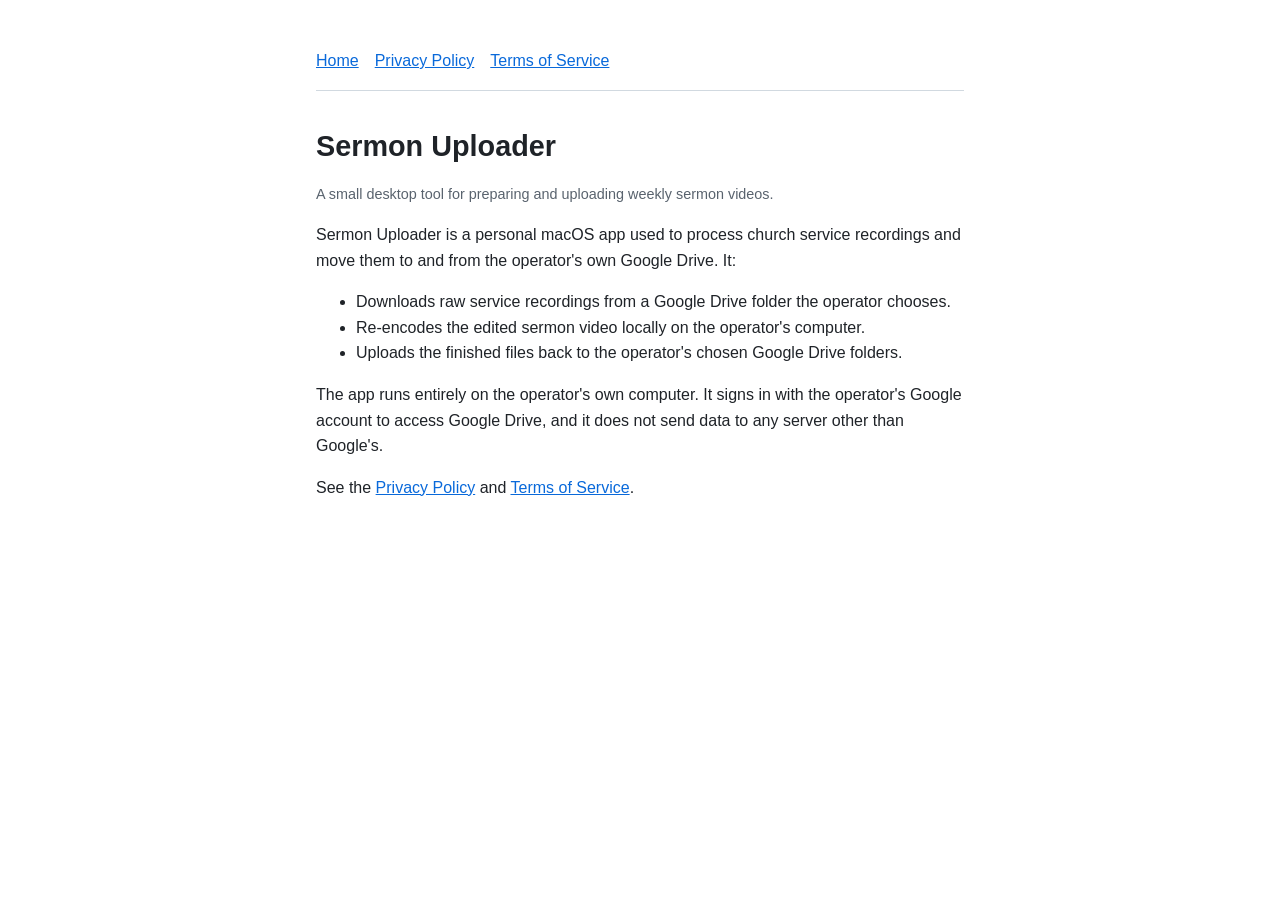
<file: index.html>
<!doctype html>
<html lang="en">
<head>
  <meta charset="utf-8">
  <meta name="viewport" content="width=device-width, initial-scale=1">
  <title>Sermon Uploader</title>
  <link rel="stylesheet" href="style.css">
</head>
<body>
<main>
  <nav><a href="./">Home</a><a href="privacy.html">Privacy Policy</a><a href="terms.html">Terms of Service</a></nav>
  <h1>Sermon Uploader</h1>
  <p class="muted">A small desktop tool for preparing and uploading weekly sermon videos.</p>

  <p>Sermon Uploader is a personal macOS app used to process church service recordings and move them
  to and from the operator's own Google Drive. It:</p>
  <ul>
    <li>Downloads raw service recordings from a Google Drive folder the operator chooses.</li>
    <li>Re-encodes the edited sermon video locally on the operator's computer.</li>
    <li>Uploads the finished files back to the operator's chosen Google Drive folders.</li>
  </ul>

  <p>The app runs entirely on the operator's own computer. It signs in with the operator's Google
  account to access Google Drive, and it does not send data to any server other than Google's.</p>

  <p>See the <a href="privacy.html">Privacy Policy</a> and <a href="terms.html">Terms of Service</a>.</p>
</main>
</body>
</html>
</file>
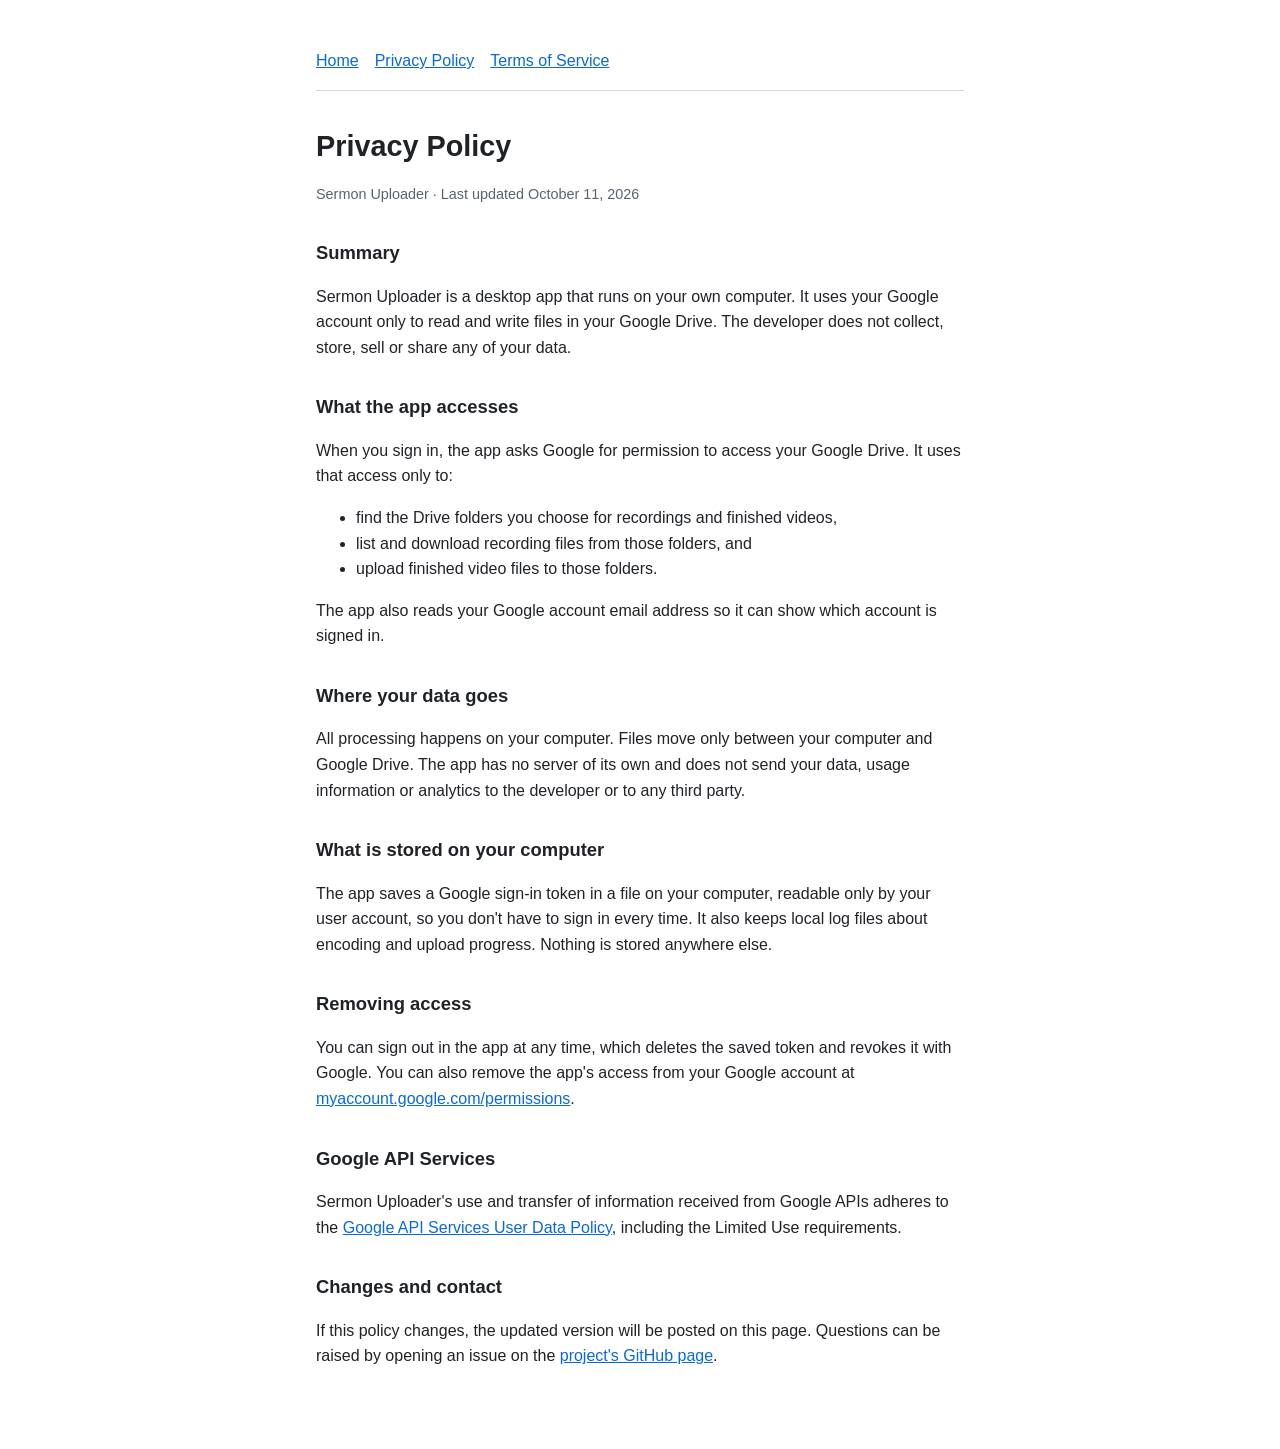
<file: privacy.html>
<!doctype html>
<html lang="en">
<head>
  <meta charset="utf-8">
  <meta name="viewport" content="width=device-width, initial-scale=1">
  <title>Privacy Policy</title>
  <link rel="stylesheet" href="style.css">
</head>
<body>
<main>
  <nav><a href="./">Home</a><a href="privacy.html">Privacy Policy</a><a href="terms.html">Terms of Service</a></nav>
  <h1>Privacy Policy</h1>
  <p class="muted">Sermon Uploader · Last updated October 11, 2026</p>

  <h2>Summary</h2>
  <p>Sermon Uploader is a desktop app that runs on your own computer. It uses your Google account only
  to read and write files in your Google Drive. The developer does not collect, store, sell or share
  any of your data.</p>

  <h2>What the app accesses</h2>
  <p>When you sign in, the app asks Google for permission to access your Google Drive. It uses that
  access only to:</p>
  <ul>
    <li>find the Drive folders you choose for recordings and finished videos,</li>
    <li>list and download recording files from those folders, and</li>
    <li>upload finished video files to those folders.</li>
  </ul>
  <p>The app also reads your Google account email address so it can show which account is signed in.</p>

  <h2>Where your data goes</h2>
  <p>All processing happens on your computer. Files move only between your computer and Google Drive.
  The app has no server of its own and does not send your data, usage information or analytics to the
  developer or to any third party.</p>

  <h2>What is stored on your computer</h2>
  <p>The app saves a Google sign-in token in a file on your computer, readable only by your user account,
  so you don't have to sign in every time. It also keeps local log files about encoding and upload
  progress. Nothing is stored anywhere else.</p>

  <h2>Removing access</h2>
  <p>You can sign out in the app at any time, which deletes the saved token and revokes it with Google.
  You can also remove the app's access from your Google account at
  <a href="https://myaccount.google.com/permissions">myaccount.google.com/permissions</a>.</p>

  <h2>Google API Services</h2>
  <p>Sermon Uploader's use and transfer of information received from Google APIs adheres to the
  <a href="https://developers.google.com/terms/api-services-user-data-policy">Google API Services User Data Policy</a>,
  including the Limited Use requirements.</p>

  <h2>Changes and contact</h2>
  <p>If this policy changes, the updated version will be posted on this page. Questions can be raised
  by opening an issue on the <a href="https://github.com/TyLaneTech/sermon-uploader/issues">project's GitHub page</a>.</p>
</main>
</body>
</html>
</file>
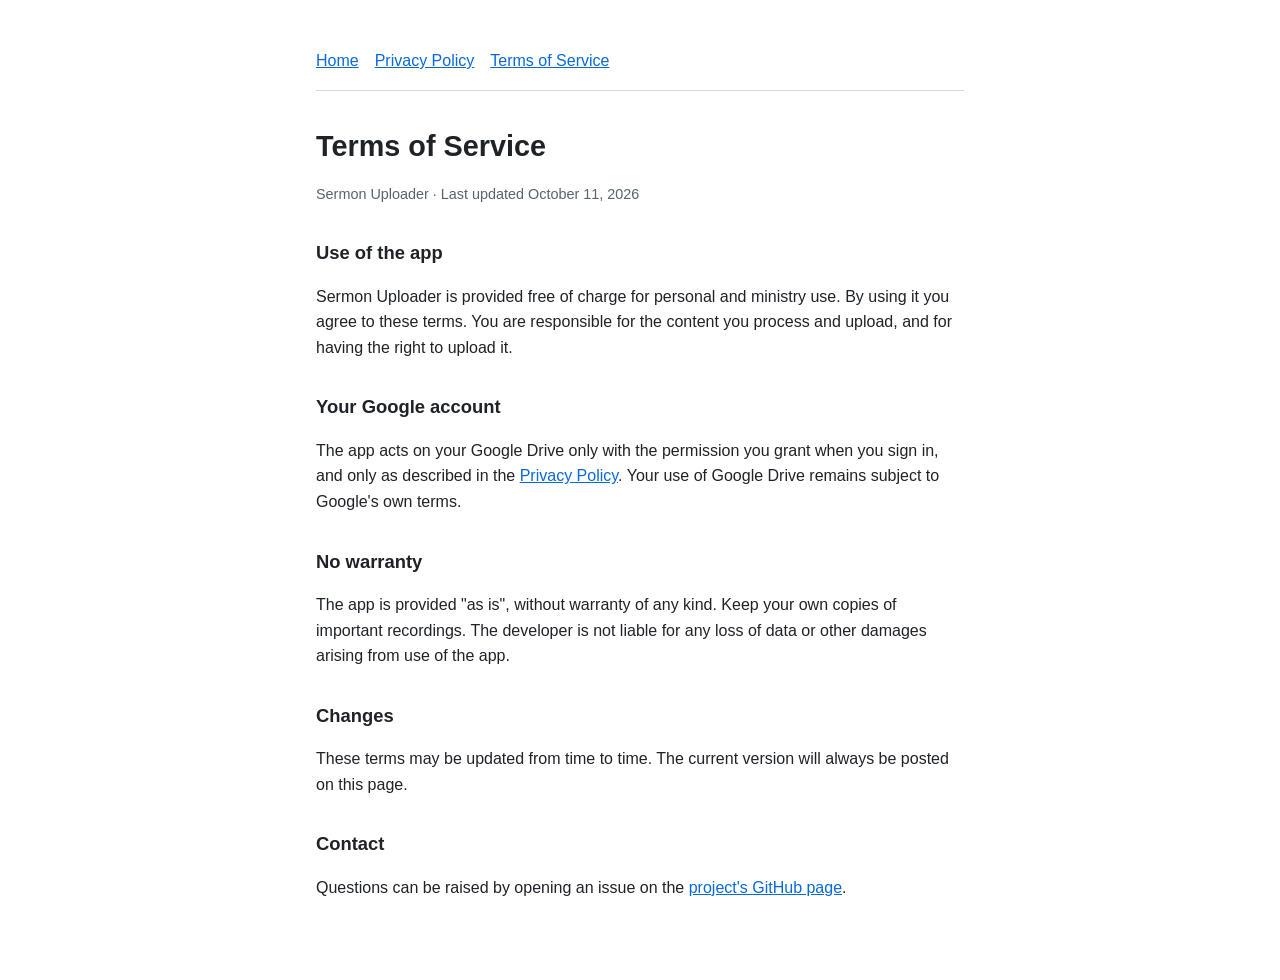
<file: terms.html>
<!doctype html>
<html lang="en">
<head>
  <meta charset="utf-8">
  <meta name="viewport" content="width=device-width, initial-scale=1">
  <title>Terms of Service</title>
  <link rel="stylesheet" href="style.css">
</head>
<body>
<main>
  <nav><a href="./">Home</a><a href="privacy.html">Privacy Policy</a><a href="terms.html">Terms of Service</a></nav>
  <h1>Terms of Service</h1>
  <p class="muted">Sermon Uploader · Last updated October 11, 2026</p>

  <h2>Use of the app</h2>
  <p>Sermon Uploader is provided free of charge for personal and ministry use. By using it you agree
  to these terms. You are responsible for the content you process and upload, and for having the
  right to upload it.</p>

  <h2>Your Google account</h2>
  <p>The app acts on your Google Drive only with the permission you grant when you sign in, and only
  as described in the <a href="privacy.html">Privacy Policy</a>. Your use of Google Drive remains
  subject to Google's own terms.</p>

  <h2>No warranty</h2>
  <p>The app is provided "as is", without warranty of any kind. Keep your own copies of important
  recordings. The developer is not liable for any loss of data or other damages arising from use of
  the app.</p>

  <h2>Changes</h2>
  <p>These terms may be updated from time to time. The current version will always be posted on this
  page.</p>

  <h2>Contact</h2>
  <p>Questions can be raised by opening an issue on the
  <a href="https://github.com/TyLaneTech/sermon-uploader/issues">project's GitHub page</a>.</p>
</main>
</body>
</html>
</file>
<file: style.css>
:root {
  --bg: #ffffff;
  --text: #1f2328;
  --muted: #59636e;
  --link: #0969da;
  --rule: #d1d9e0;
}
@media (prefers-color-scheme: dark) {
  :root {
    --bg: #0d1117;
    --text: #e6edf3;
    --muted: #9198a1;
    --link: #4493f8;
    --rule: #3d444d;
  }
}
* { box-sizing: border-box; }
body {
  margin: 0;
  background: var(--bg);
  color: var(--text);
  font: 16px/1.6 -apple-system, BlinkMacSystemFont, "Segoe UI", Helvetica, Arial, sans-serif;
}
main { max-width: 680px; margin: 0 auto; padding: 48px 16px 64px; }
h1 { font-size: 1.8rem; margin: 0 0 4px; }
h2 { font-size: 1.15rem; margin: 32px 0 8px; }
p, li { color: var(--text); }
.muted { color: var(--muted); font-size: 0.9rem; }
a { color: var(--link); }
nav { display: flex; gap: 16px; padding-bottom: 16px; margin-bottom: 32px; border-bottom: 1px solid var(--rule); }
</file>
